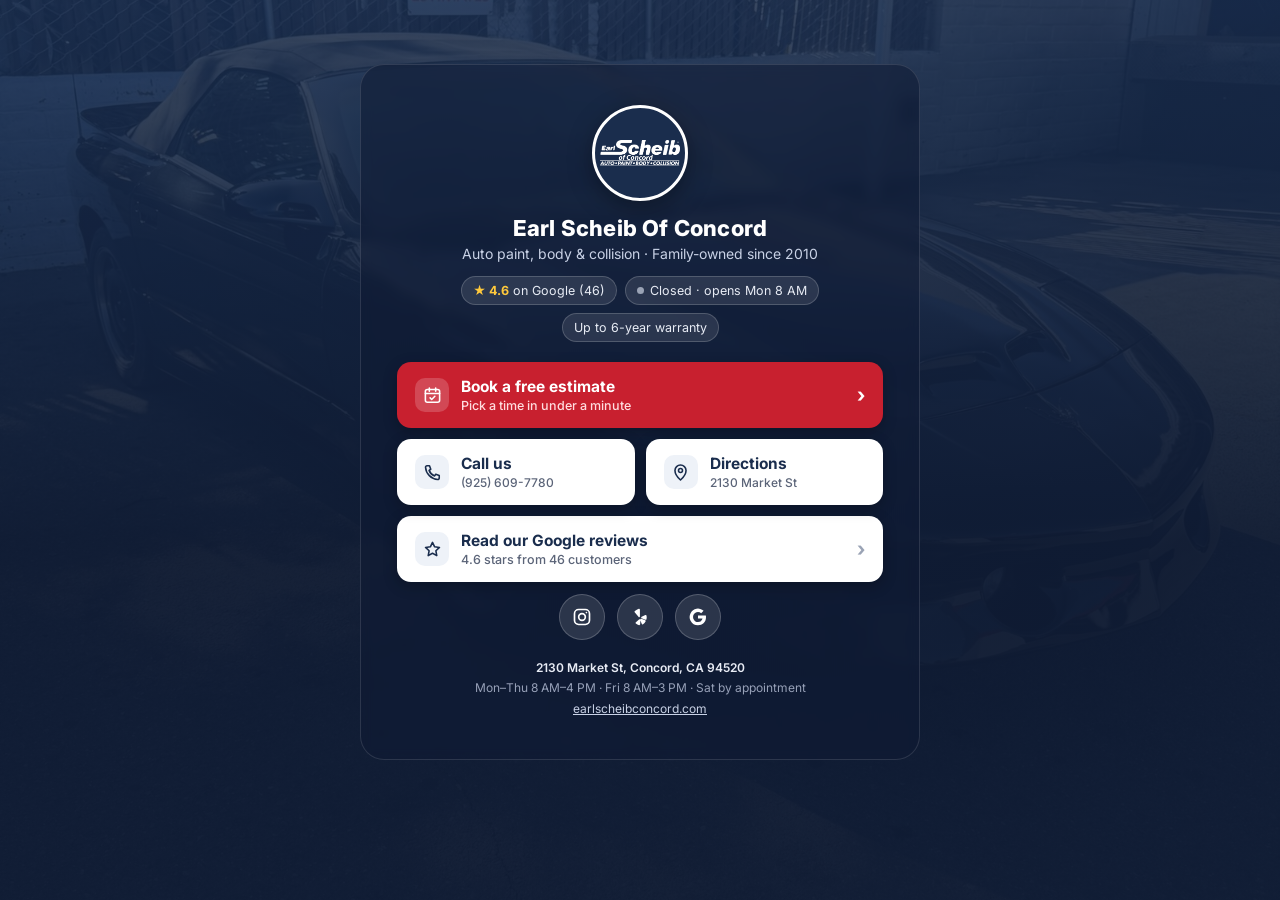
<file: links/index.html>
<!doctype html>
<html lang="en"><head><meta charset="utf-8">
<title>Earl Scheib Of Concord</title>
<link rel="canonical" href="https://earlscheibconcord.com/social/">
<meta name="robots" content="noindex">
<meta http-equiv="refresh" content="0; url=/social/">
<script>location.replace("/social/" + location.search);</script>
</head><body><a href="/social/">earlscheibconcord.com/social</a></body></html>
</file>
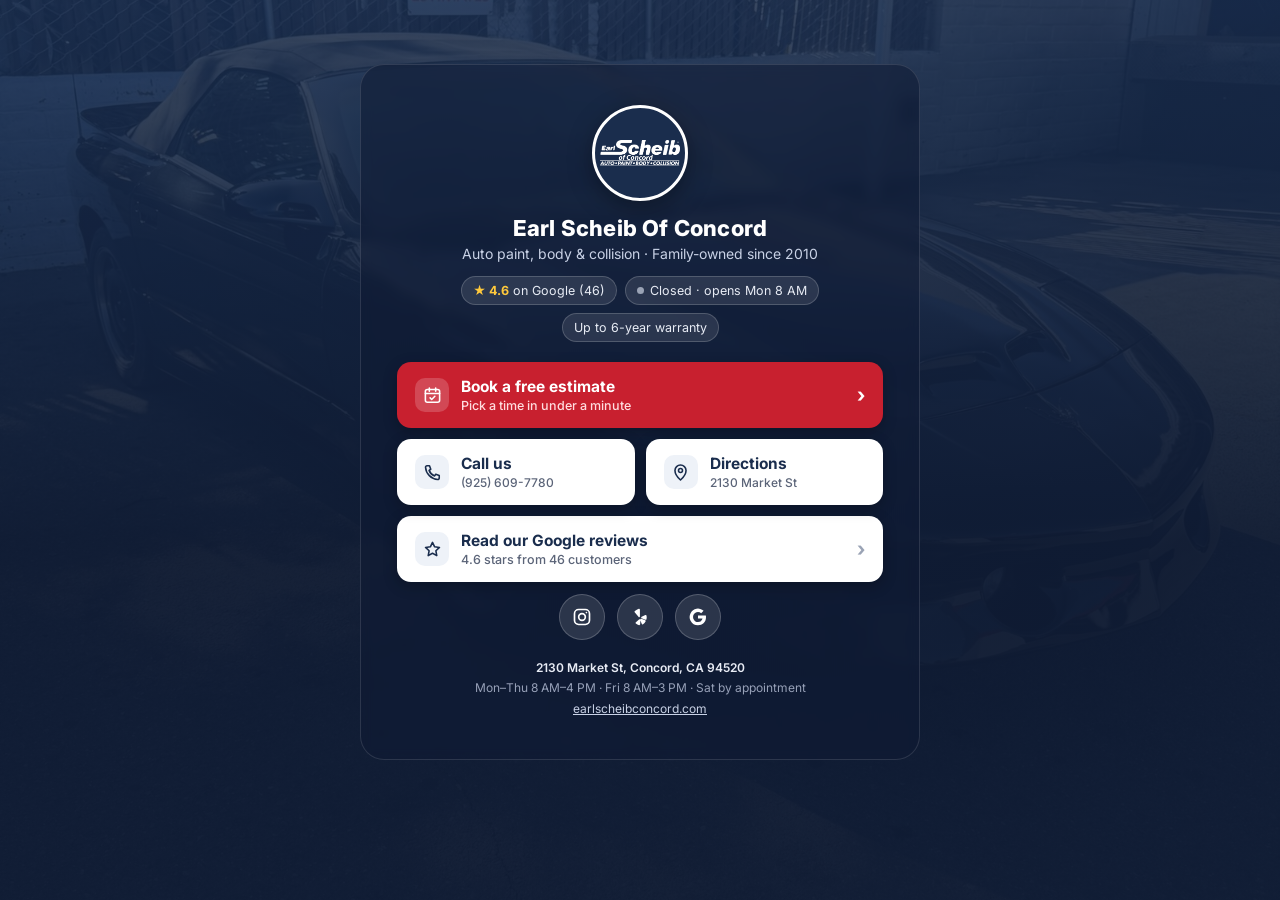
<file: social/index.html>
<!doctype html>
<html lang="en">
<head>

<!-- Google tag (gtag.js) -->
<script async src="https://www.googletagmanager.com/gtag/js?id=G-ZCTNDH2BGF"></script>
<script>
  window.dataLayer = window.dataLayer || [];
  function gtag(){dataLayer.push(arguments);}
  gtag('js', new Date());
  gtag('config', 'G-ZCTNDH2BGF');
</script>
<script src="/js/tags.js?v=2"></script>
<meta charset="utf-8">
<meta name="viewport" content="width=device-width,initial-scale=1,viewport-fit=cover">
<title>Earl Scheib Of Concord | Book, Call, Directions</title>
<meta name="description" content="Earl Scheib Of Concord: book a free paint estimate, call the shop, get directions to 2130 Market St, Concord, CA, and read our Google reviews.">
<link rel="canonical" href="https://earlscheibconcord.com/social/">
<link rel="icon" type="image/svg+xml" href="/img/favicon.svg">
<meta property="og:title" content="Earl Scheib Of Concord">
<meta property="og:description" content="Auto paint, body and collision in Concord, CA. Book a free estimate.">
<meta property="og:image" content="https://earlscheibconcord.com/img/hero-firebird.jpg">
<meta name="theme-color" content="#1A2D4D">
<link href="https://fonts.googleapis.com/css2?family=Inter:wght@400;500;600;700;800&display=swap" rel="stylesheet">
<style>
*{box-sizing:border-box;margin:0;padding:0}
html,body{min-height:100%}
body{font-family:Inter,-apple-system,BlinkMacSystemFont,"Segoe UI",Roboto,sans-serif;color:#fff;background:#1A2D4D;-webkit-font-smoothing:antialiased}
.bg{position:fixed;inset:0;background:#1A2D4D url(/img/hero-firebird.jpg) center/cover no-repeat;z-index:-2}
.bg::after{content:"";position:absolute;inset:0;background:linear-gradient(180deg,rgba(26,45,77,.86),rgba(15,27,51,.97) 60%)}
.page{min-height:100vh;display:flex;justify-content:center;padding:36px 18px calc(28px + env(safe-area-inset-bottom))}
.wrap{width:100%;max-width:520px;text-align:center}
.logo{width:96px;height:96px;border-radius:50%;background:#1A2D4D;border:3px solid #fff;display:flex;align-items:center;justify-content:center;margin:0 auto 14px;overflow:hidden;box-shadow:0 6px 24px rgba(0,0,0,.35)}
.logo img{width:80px;height:auto;filter:brightness(0) invert(1)}
h1{font-size:22px;font-weight:800;letter-spacing:.2px}
.tag{font-size:14px;color:#C9D2E6;margin-top:4px}
.meta{display:flex;justify-content:center;gap:8px;flex-wrap:wrap;margin:14px 0 20px}
.pill{font-size:12.5px;background:rgba(255,255,255,.1);border:1px solid rgba(255,255,255,.18);padding:6px 11px;border-radius:999px;color:#E8ECF5;text-decoration:none}
.pill b{color:#FFC93C;font-weight:700}
.pill .dot{display:inline-block;width:7px;height:7px;border-radius:50%;background:#9AA3B5;margin-right:6px;vertical-align:1px}
.pill.open .dot{background:#3DDC84}
.btn{display:flex;align-items:center;gap:12px;width:100%;padding:15px 18px;margin-bottom:11px;border-radius:14px;background:#fff;color:#1A2D4D;text-decoration:none;font-weight:700;font-size:15.5px;box-shadow:0 4px 14px rgba(0,0,0,.25);transition:transform .12s ease,box-shadow .12s ease}
.btn:hover{transform:translateY(-1px);box-shadow:0 8px 20px rgba(0,0,0,.3)}
.btn:active{transform:scale(.99)}
.btn:focus-visible,.soc a:focus-visible,.pill:focus-visible{outline:3px solid #FFC93C;outline-offset:2px}
.ic{width:34px;height:34px;border-radius:10px;background:#EEF2F8;display:flex;align-items:center;justify-content:center;flex:none;color:#1A2D4D}
.ic svg{width:19px;height:19px}
.t{flex:1;text-align:left;min-width:0}
.s{display:block;font-weight:500;font-size:12.5px;color:#5B6478;margin-top:2px}
.ar{color:#9AA3B5;font-size:20px;line-height:1}
.btn.primary{background:#C8202F;color:#fff}
.btn.primary .ic{background:rgba(255,255,255,.18);color:#fff}
.btn.primary .s{color:#FFDCDF}
.btn.primary .ar{color:#fff}
.row{display:grid;grid-template-columns:1fr 1fr;gap:11px}
.row .s{white-space:nowrap;font-size:12px}
.soc{display:flex;justify-content:center;gap:12px;margin:12px 0 18px}
.soc a{width:46px;height:46px;border-radius:50%;background:rgba(255,255,255,.12);border:1px solid rgba(255,255,255,.2);display:flex;align-items:center;justify-content:center;color:#fff;text-decoration:none}
.soc a:hover{background:rgba(255,255,255,.2)}
.soc svg{width:20px;height:20px}
.foot{font-size:12px;color:#97A1B8;line-height:1.7}
.foot b{color:#E8ECF5;font-weight:600}
.foot a{color:#C9D2E6}
@media (max-width:359px){.row{grid-template-columns:1fr}}
@media (min-width:900px){
  .page{padding:64px 24px;align-items:flex-start}
  .wrap{max-width:560px;background:rgba(15,27,51,.55);border:1px solid rgba(255,255,255,.12);border-radius:24px;padding:40px 36px;-webkit-backdrop-filter:blur(6px);backdrop-filter:blur(6px)}
}
@media (prefers-reduced-motion:reduce){.btn{transition:none}}
</style>
</head>
<body>
<div class="bg" aria-hidden="true"></div>
<main class="page"><div class="wrap">
  <div class="logo"><img src="/img/logo.png" alt="Earl Scheib Of Concord logo" width="82" height="27"></div>
  <h1>Earl Scheib Of Concord</h1>
  <p class="tag">Auto paint, body &amp; collision · Family-owned since 2010</p>
  <div class="meta">
    <a class="pill" data-link="google_rating" href="https://search.google.com/local/reviews?placeid=ChIJjYdKN9lmhYARxPGIEJsEOUQ" target="_blank" rel="noopener"><b>★ <span data-g-rating>4.6</span></b> on Google (<span data-g-count>46</span>)</a>
    <span class="pill" id="hours-now"><span class="dot"></span><span>Mon–Thu 8–4 · Fri 8–3</span></span>
    <span class="pill">Up to 6-year warranty</span>
  </div>

  <a class="btn primary" href="/contact.html#book">
    <span class="ic"><svg viewBox="0 0 24 24" fill="none" stroke="currentColor" stroke-width="2" stroke-linecap="round" stroke-linejoin="round" aria-hidden="true"><rect x="3" y="4.5" width="18" height="16" rx="2.5"/><path d="M3 9.5h18M8 2.5v4M16 2.5v4M9 15l2 2 4-4"/></svg></span>
    <span class="t">Book a free estimate<span class="s">Pick a time in under a minute</span></span><span class="ar">›</span>
  </a>
  <div class="row">
    <a class="btn" href="tel:+19256097780">
      <span class="ic"><svg viewBox="0 0 24 24" fill="none" stroke="currentColor" stroke-width="2" stroke-linecap="round" stroke-linejoin="round" aria-hidden="true"><path d="M5 3.5h3.2l1.6 4.4-2.1 1.4a11.5 11.5 0 0 0 7 7l1.4-2.1 4.4 1.6V19a1.8 1.8 0 0 1-1.9 1.8A16.5 16.5 0 0 1 3.2 5.4 1.8 1.8 0 0 1 5 3.5z"/></svg></span>
      <span class="t">Call us<span class="s">(925) 609-7780</span></span>
    </a>
    <a class="btn" href="https://www.google.com/maps/search/?api=1&amp;query=Earl+Scheib+Of+Concord+2130+Market+St+Concord+CA" target="_blank" rel="noopener">
      <span class="ic"><svg viewBox="0 0 24 24" fill="none" stroke="currentColor" stroke-width="2" stroke-linecap="round" stroke-linejoin="round" aria-hidden="true"><path d="M12 21.5s7-6.2 7-12a7 7 0 0 0-14 0c0 5.8 7 12 7 12z"/><circle cx="12" cy="9.5" r="2.5"/></svg></span>
      <span class="t">Directions<span class="s">2130 Market St</span></span>
    </a>
  </div>
  <a class="btn" data-link="google_reviews" href="https://search.google.com/local/reviews?placeid=ChIJjYdKN9lmhYARxPGIEJsEOUQ" target="_blank" rel="noopener">
    <span class="ic"><svg viewBox="0 0 24 24" fill="none" stroke="currentColor" stroke-width="2" stroke-linejoin="round" aria-hidden="true"><path d="M12 3l2.7 5.6 6.1.8-4.5 4.2 1.1 6.1L12 16.8l-5.4 2.9 1.1-6.1-4.5-4.2 6.1-.8z"/></svg></span>
    <span class="t">Read our Google reviews<span class="s"><span data-g-rating>4.6</span> stars from <span data-g-count>46</span> customers</span></span><span class="ar">›</span>
  </a>

  <nav class="soc" aria-label="Social">
    <a data-link="instagram" href="https://www.instagram.com/earlscheibofconcord" target="_blank" rel="noopener" aria-label="Instagram"><svg viewBox="0 0 24 24" fill="none" stroke="currentColor" stroke-width="2" aria-hidden="true"><rect x="3" y="3" width="18" height="18" rx="5"/><circle cx="12" cy="12" r="4"/><circle cx="17.3" cy="6.7" r="1" fill="currentColor" stroke="none"/></svg></a>
    <a data-link="yelp" href="https://www.yelp.com/biz/earl-scheib-auto-body-and-paint-of-concord-concord-3" target="_blank" rel="noopener" aria-label="Yelp"><svg viewBox="0 0 24 24" fill="currentColor" aria-hidden="true"><path d="M10.6 2.2c.7-.2 1.3.3 1.3 1v8.3c0 .8-1 1.2-1.5.6L5.6 6.4c-.4-.5-.3-1.2.3-1.5 1.4-1 3-1.9 4.7-2.7zM13.6 14.2l4.6 1.6c.6.2.9.9.6 1.4-.7 1.4-1.8 2.7-3.1 3.6-.5.4-1.3.2-1.5-.4l-1.9-4.6c-.3-.8.5-1.6 1.3-1.6zM14 11.6l4.4-2c.6-.3 1.3.1 1.4.7.4 1.4.4 2.9 0 4.3-.2.6-.8.9-1.4.7l-4.4-1.7c-.8-.3-.8-1.6 0-2zM10.8 14.9c.7-.5 1.7 0 1.6.9l-.2 5c0 .6-.6 1.1-1.2 1-1.5-.3-2.9-1-4-2-.5-.4-.4-1.2.1-1.5z"/></svg></a>
    <a data-link="google_maps" href="https://maps.google.com/maps?cid=4915965532295459268" target="_blank" rel="noopener" aria-label="Google"><svg viewBox="0 0 24 24" aria-hidden="true"><path fill="currentColor" d="M21.6 12.2c0-.7-.1-1.3-.2-1.9H12v3.6h5.4a4.6 4.6 0 0 1-2 3v2.5h3.2c1.9-1.7 3-4.3 3-7.2zM12 22c2.7 0 5-.9 6.6-2.4l-3.2-2.5c-.9.6-2 1-3.4 1-2.6 0-4.8-1.8-5.6-4.1H3.1v2.6A10 10 0 0 0 12 22zM6.4 14c-.2-.6-.3-1.3-.3-2s.1-1.4.3-2V7.4H3.1a10 10 0 0 0 0 9.2zM12 5.9c1.5 0 2.8.5 3.8 1.5l2.9-2.9A10 10 0 0 0 3.1 7.4L6.4 10c.8-2.3 3-4.1 5.6-4.1z"/></svg></a>
  </nav>
  <p class="foot"><b>2130 Market St, Concord, CA 94520</b><br>Mon–Thu 8 AM–4 PM · Fri 8 AM–3 PM · Sat by appointment<br><a href="/">earlscheibconcord.com</a></p>
</div></main>

<script src="/js/main.js?v=16"></script>
<script>
// Open or closed right now, in Concord time. Hours: Mon-Thu 8-16, Fri 8-15, Sat by appointment, Sun closed.
(function () {
  var el = document.getElementById("hours-now");
  if (!el) return;
  var HRS = { 1: [8, 16], 2: [8, 16], 3: [8, 16], 4: [8, 16], 5: [8, 15] };
  var DAYS = ["Sun", "Mon", "Tue", "Wed", "Thu", "Fri", "Sat"];
  var fmt = function (h) { return (h > 12 ? h - 12 : h) + (h >= 12 ? " PM" : " AM"); };
  try {
    var parts = new Intl.DateTimeFormat("en-US", { timeZone: "America/Los_Angeles", weekday: "short", hour: "numeric", minute: "numeric", hour12: false }).formatToParts(new Date());
    var get = function (t) { var p = parts.filter(function (x) { return x.type === t; })[0]; return p ? p.value : ""; };
    var day = DAYS.indexOf(get("weekday"));
    var now = (parseInt(get("hour"), 10) % 24) + parseInt(get("minute"), 10) / 60;
    var today = HRS[day];
    var text, open = false;
    if (today && now >= today[0] && now < today[1]) { open = true; text = "Open now · until " + fmt(today[1]); }
    else if (today && now < today[0]) { text = "Opens today at " + fmt(today[0]); }
    else if (day === 6) { text = "Saturday by appointment"; }
    else {
      var d = (day + 1) % 7, n = 1;
      while (!HRS[d] && n < 7) { d = (d + 1) % 7; n++; }
      text = "Closed · opens " + (n === 1 ? "tomorrow" : DAYS[d]) + " " + fmt(HRS[d][0]);
    }
    el.className = "pill" + (open ? " open" : "");
    el.lastChild.textContent = text;
  } catch (e) {}
})();
// Taps on review and social links (Book, Call and Directions are tracked by main.js).
document.querySelectorAll("[data-link]").forEach(function (a) {
  a.addEventListener("click", function () { eswTrack("social_page_click", { link: a.dataset.link, page_path: "/social/" }); });
});
</script>
</body>
</html>
</file>
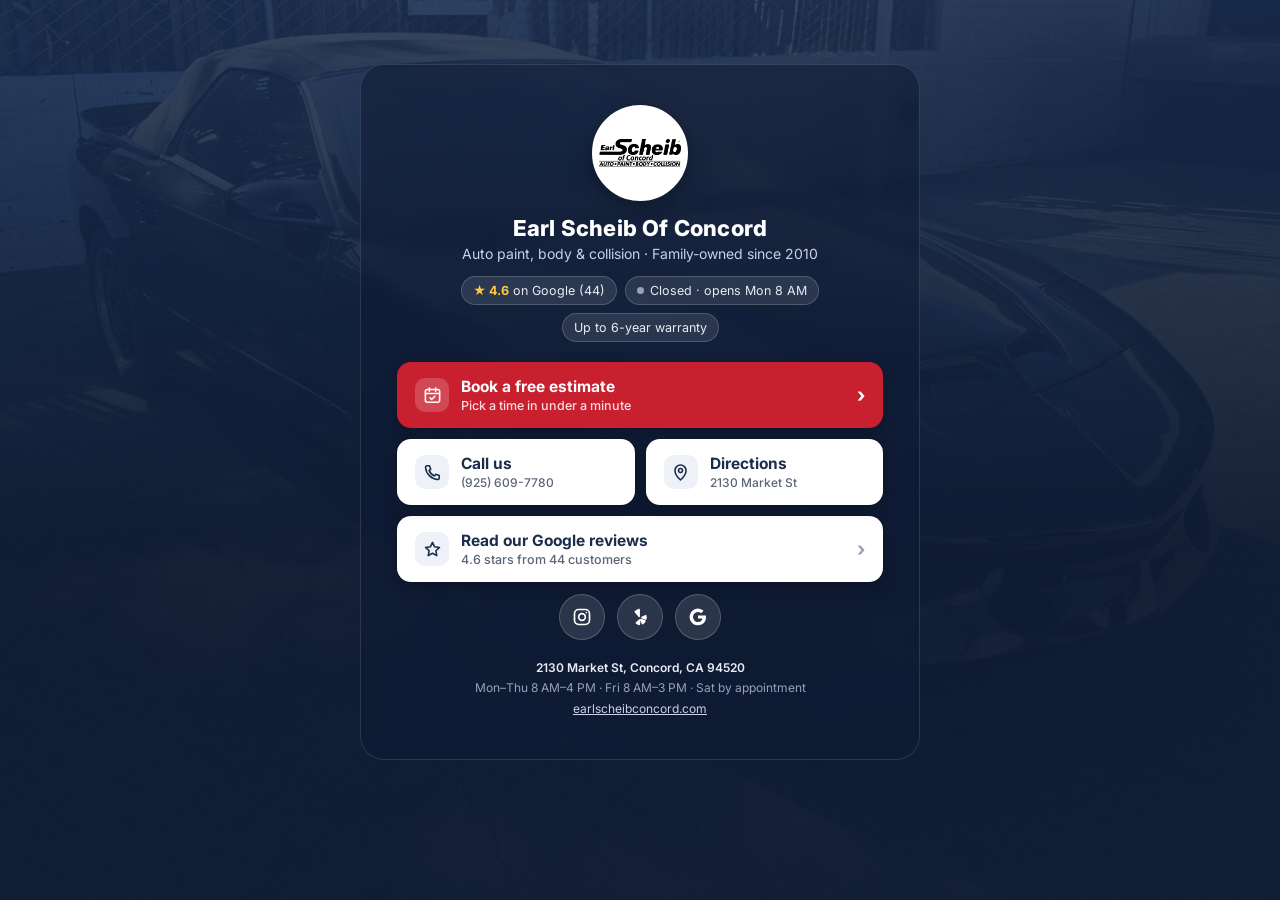
<file: links.html>
<!doctype html>
<html lang="en">
<head>

<!-- Google tag (gtag.js) -->
<script async src="https://www.googletagmanager.com/gtag/js?id=G-ZCTNDH2BGF"></script>
<script>
  window.dataLayer = window.dataLayer || [];
  function gtag(){dataLayer.push(arguments);}
  gtag('js', new Date());
  gtag('config', 'G-ZCTNDH2BGF');
</script>
<script src="js/tags.js?v=2"></script>
<meta charset="utf-8">
<meta name="viewport" content="width=device-width,initial-scale=1,viewport-fit=cover">
<title>Earl Scheib Of Concord | Book, Call, Directions</title>
<meta name="description" content="Earl Scheib Of Concord: book a free paint estimate, call the shop, get directions to 2130 Market St, Concord, CA, and read our Google reviews.">
<link rel="canonical" href="https://earlscheibconcord.com/links.html">
<link rel="icon" type="image/svg+xml" href="img/favicon.svg">
<meta property="og:title" content="Earl Scheib Of Concord">
<meta property="og:description" content="Auto paint, body and collision in Concord, CA. Book a free estimate.">
<meta property="og:image" content="https://earlscheibconcord.com/img/hero-firebird.jpg">
<meta name="theme-color" content="#1A2D4D">
<link href="https://fonts.googleapis.com/css2?family=Inter:wght@400;500;600;700;800&display=swap" rel="stylesheet">
<style>
*{box-sizing:border-box;margin:0;padding:0}
html,body{min-height:100%}
body{font-family:Inter,-apple-system,BlinkMacSystemFont,"Segoe UI",Roboto,sans-serif;color:#fff;background:#1A2D4D;-webkit-font-smoothing:antialiased}
.bg{position:fixed;inset:0;background:#1A2D4D url(img/hero-firebird.jpg) center/cover no-repeat;z-index:-2}
.bg::after{content:"";position:absolute;inset:0;background:linear-gradient(180deg,rgba(26,45,77,.86),rgba(15,27,51,.97) 60%)}
.page{min-height:100vh;display:flex;justify-content:center;padding:36px 18px calc(28px + env(safe-area-inset-bottom))}
.wrap{width:100%;max-width:520px;text-align:center}
.logo{width:96px;height:96px;border-radius:50%;background:#fff;border:3px solid #fff;display:flex;align-items:center;justify-content:center;margin:0 auto 14px;overflow:hidden;box-shadow:0 6px 24px rgba(0,0,0,.35)}
.logo img{width:82px;height:auto}
h1{font-size:22px;font-weight:800;letter-spacing:.2px}
.tag{font-size:14px;color:#C9D2E6;margin-top:4px}
.meta{display:flex;justify-content:center;gap:8px;flex-wrap:wrap;margin:14px 0 20px}
.pill{font-size:12.5px;background:rgba(255,255,255,.1);border:1px solid rgba(255,255,255,.18);padding:6px 11px;border-radius:999px;color:#E8ECF5;text-decoration:none}
.pill b{color:#FFC93C;font-weight:700}
.pill .dot{display:inline-block;width:7px;height:7px;border-radius:50%;background:#9AA3B5;margin-right:6px;vertical-align:1px}
.pill.open .dot{background:#3DDC84}
.btn{display:flex;align-items:center;gap:12px;width:100%;padding:15px 18px;margin-bottom:11px;border-radius:14px;background:#fff;color:#1A2D4D;text-decoration:none;font-weight:700;font-size:15.5px;box-shadow:0 4px 14px rgba(0,0,0,.25);transition:transform .12s ease,box-shadow .12s ease}
.btn:hover{transform:translateY(-1px);box-shadow:0 8px 20px rgba(0,0,0,.3)}
.btn:active{transform:scale(.99)}
.btn:focus-visible,.soc a:focus-visible,.pill:focus-visible{outline:3px solid #FFC93C;outline-offset:2px}
.ic{width:34px;height:34px;border-radius:10px;background:#EEF2F8;display:flex;align-items:center;justify-content:center;flex:none;color:#1A2D4D}
.ic svg{width:19px;height:19px}
.t{flex:1;text-align:left;min-width:0}
.s{display:block;font-weight:500;font-size:12.5px;color:#5B6478;margin-top:2px}
.ar{color:#9AA3B5;font-size:20px;line-height:1}
.btn.primary{background:#C8202F;color:#fff}
.btn.primary .ic{background:rgba(255,255,255,.18);color:#fff}
.btn.primary .s{color:#FFDCDF}
.btn.primary .ar{color:#fff}
.row{display:grid;grid-template-columns:1fr 1fr;gap:11px}
.row .s{white-space:nowrap;font-size:12px}
.soc{display:flex;justify-content:center;gap:12px;margin:12px 0 18px}
.soc a{width:46px;height:46px;border-radius:50%;background:rgba(255,255,255,.12);border:1px solid rgba(255,255,255,.2);display:flex;align-items:center;justify-content:center;color:#fff;text-decoration:none}
.soc a:hover{background:rgba(255,255,255,.2)}
.soc svg{width:20px;height:20px}
.foot{font-size:12px;color:#97A1B8;line-height:1.7}
.foot b{color:#E8ECF5;font-weight:600}
.foot a{color:#C9D2E6}
@media (max-width:359px){.row{grid-template-columns:1fr}}
@media (min-width:900px){
  .page{padding:64px 24px;align-items:flex-start}
  .wrap{max-width:560px;background:rgba(15,27,51,.55);border:1px solid rgba(255,255,255,.12);border-radius:24px;padding:40px 36px;-webkit-backdrop-filter:blur(6px);backdrop-filter:blur(6px)}
}
@media (prefers-reduced-motion:reduce){.btn{transition:none}}
</style>
</head>
<body>
<div class="bg" aria-hidden="true"></div>
<main class="page"><div class="wrap">
  <div class="logo"><img src="img/logo.png" alt="Earl Scheib Of Concord logo" width="82" height="27"></div>
  <h1>Earl Scheib Of Concord</h1>
  <p class="tag">Auto paint, body &amp; collision · Family-owned since 2010</p>
  <div class="meta">
    <a class="pill" data-link="google_rating" href="https://search.google.com/local/reviews?placeid=ChIJjYdKN9lmhYARxPGIEJsEOUQ" target="_blank" rel="noopener"><b>★ 4.6</b> on Google (44)</a>
    <span class="pill" id="hours-now"><span class="dot"></span><span>Mon–Thu 8–4 · Fri 8–3</span></span>
    <span class="pill">Up to 6-year warranty</span>
  </div>

  <a class="btn primary" href="contact.html#book">
    <span class="ic"><svg viewBox="0 0 24 24" fill="none" stroke="currentColor" stroke-width="2" stroke-linecap="round" stroke-linejoin="round" aria-hidden="true"><rect x="3" y="4.5" width="18" height="16" rx="2.5"/><path d="M3 9.5h18M8 2.5v4M16 2.5v4M9 15l2 2 4-4"/></svg></span>
    <span class="t">Book a free estimate<span class="s">Pick a time in under a minute</span></span><span class="ar">›</span>
  </a>
  <div class="row">
    <a class="btn" href="tel:+19256097780">
      <span class="ic"><svg viewBox="0 0 24 24" fill="none" stroke="currentColor" stroke-width="2" stroke-linecap="round" stroke-linejoin="round" aria-hidden="true"><path d="M5 3.5h3.2l1.6 4.4-2.1 1.4a11.5 11.5 0 0 0 7 7l1.4-2.1 4.4 1.6V19a1.8 1.8 0 0 1-1.9 1.8A16.5 16.5 0 0 1 3.2 5.4 1.8 1.8 0 0 1 5 3.5z"/></svg></span>
      <span class="t">Call us<span class="s">(925) 609-7780</span></span>
    </a>
    <a class="btn" href="https://www.google.com/maps/search/?api=1&amp;query=Earl+Scheib+Of+Concord+2130+Market+St+Concord+CA" target="_blank" rel="noopener">
      <span class="ic"><svg viewBox="0 0 24 24" fill="none" stroke="currentColor" stroke-width="2" stroke-linecap="round" stroke-linejoin="round" aria-hidden="true"><path d="M12 21.5s7-6.2 7-12a7 7 0 0 0-14 0c0 5.8 7 12 7 12z"/><circle cx="12" cy="9.5" r="2.5"/></svg></span>
      <span class="t">Directions<span class="s">2130 Market St</span></span>
    </a>
  </div>
  <a class="btn" data-link="google_reviews" href="https://search.google.com/local/reviews?placeid=ChIJjYdKN9lmhYARxPGIEJsEOUQ" target="_blank" rel="noopener">
    <span class="ic"><svg viewBox="0 0 24 24" fill="none" stroke="currentColor" stroke-width="2" stroke-linejoin="round" aria-hidden="true"><path d="M12 3l2.7 5.6 6.1.8-4.5 4.2 1.1 6.1L12 16.8l-5.4 2.9 1.1-6.1-4.5-4.2 6.1-.8z"/></svg></span>
    <span class="t">Read our Google reviews<span class="s">4.6 stars from 44 customers</span></span><span class="ar">›</span>
  </a>

  <nav class="soc" aria-label="Social">
    <a data-link="instagram" href="https://www.instagram.com/earlscheibofconcord" target="_blank" rel="noopener" aria-label="Instagram"><svg viewBox="0 0 24 24" fill="none" stroke="currentColor" stroke-width="2" aria-hidden="true"><rect x="3" y="3" width="18" height="18" rx="5"/><circle cx="12" cy="12" r="4"/><circle cx="17.3" cy="6.7" r="1" fill="currentColor" stroke="none"/></svg></a>
    <a data-link="yelp" href="https://www.yelp.com/biz/earl-scheib-auto-body-and-paint-of-concord-concord-3" target="_blank" rel="noopener" aria-label="Yelp"><svg viewBox="0 0 24 24" fill="currentColor" aria-hidden="true"><path d="M10.6 2.2c.7-.2 1.3.3 1.3 1v8.3c0 .8-1 1.2-1.5.6L5.6 6.4c-.4-.5-.3-1.2.3-1.5 1.4-1 3-1.9 4.7-2.7zM13.6 14.2l4.6 1.6c.6.2.9.9.6 1.4-.7 1.4-1.8 2.7-3.1 3.6-.5.4-1.3.2-1.5-.4l-1.9-4.6c-.3-.8.5-1.6 1.3-1.6zM14 11.6l4.4-2c.6-.3 1.3.1 1.4.7.4 1.4.4 2.9 0 4.3-.2.6-.8.9-1.4.7l-4.4-1.7c-.8-.3-.8-1.6 0-2zM10.8 14.9c.7-.5 1.7 0 1.6.9l-.2 5c0 .6-.6 1.1-1.2 1-1.5-.3-2.9-1-4-2-.5-.4-.4-1.2.1-1.5z"/></svg></a>
    <a data-link="google_maps" href="https://maps.google.com/maps?cid=4915965532295459268" target="_blank" rel="noopener" aria-label="Google"><svg viewBox="0 0 24 24" aria-hidden="true"><path fill="currentColor" d="M21.6 12.2c0-.7-.1-1.3-.2-1.9H12v3.6h5.4a4.6 4.6 0 0 1-2 3v2.5h3.2c1.9-1.7 3-4.3 3-7.2zM12 22c2.7 0 5-.9 6.6-2.4l-3.2-2.5c-.9.6-2 1-3.4 1-2.6 0-4.8-1.8-5.6-4.1H3.1v2.6A10 10 0 0 0 12 22zM6.4 14c-.2-.6-.3-1.3-.3-2s.1-1.4.3-2V7.4H3.1a10 10 0 0 0 0 9.2zM12 5.9c1.5 0 2.8.5 3.8 1.5l2.9-2.9A10 10 0 0 0 3.1 7.4L6.4 10c.8-2.3 3-4.1 5.6-4.1z"/></svg></a>
  </nav>
  <p class="foot"><b>2130 Market St, Concord, CA 94520</b><br>Mon–Thu 8 AM–4 PM · Fri 8 AM–3 PM · Sat by appointment<br><a href="index.html">earlscheibconcord.com</a></p>
</div></main>

<script src="js/main.js?v=14"></script>
<script>
// Open or closed right now, in Concord time. Hours: Mon-Thu 8-16, Fri 8-15, Sat by appointment, Sun closed.
(function () {
  var el = document.getElementById("hours-now");
  if (!el) return;
  var HRS = { 1: [8, 16], 2: [8, 16], 3: [8, 16], 4: [8, 16], 5: [8, 15] };
  var DAYS = ["Sun", "Mon", "Tue", "Wed", "Thu", "Fri", "Sat"];
  var fmt = function (h) { return (h > 12 ? h - 12 : h) + (h >= 12 ? " PM" : " AM"); };
  try {
    var parts = new Intl.DateTimeFormat("en-US", { timeZone: "America/Los_Angeles", weekday: "short", hour: "numeric", minute: "numeric", hour12: false }).formatToParts(new Date());
    var get = function (t) { var p = parts.filter(function (x) { return x.type === t; })[0]; return p ? p.value : ""; };
    var day = DAYS.indexOf(get("weekday"));
    var now = (parseInt(get("hour"), 10) % 24) + parseInt(get("minute"), 10) / 60;
    var today = HRS[day];
    var text, open = false;
    if (today && now >= today[0] && now < today[1]) { open = true; text = "Open now · until " + fmt(today[1]); }
    else if (today && now < today[0]) { text = "Opens today at " + fmt(today[0]); }
    else if (day === 6) { text = "Saturday by appointment"; }
    else {
      var d = (day + 1) % 7, n = 1;
      while (!HRS[d] && n < 7) { d = (d + 1) % 7; n++; }
      text = "Closed · opens " + (n === 1 ? "tomorrow" : DAYS[d]) + " " + fmt(HRS[d][0]);
    }
    el.className = "pill" + (open ? " open" : "");
    el.lastChild.textContent = text;
  } catch (e) {}
})();
// Taps on review and social links (Book, Call and Directions are tracked by main.js).
document.querySelectorAll("[data-link]").forEach(function (a) {
  a.addEventListener("click", function () { eswTrack("links_page_click", { link: a.dataset.link, page_path: "/links.html" }); });
});
</script>
</body>
</html>
</file>
